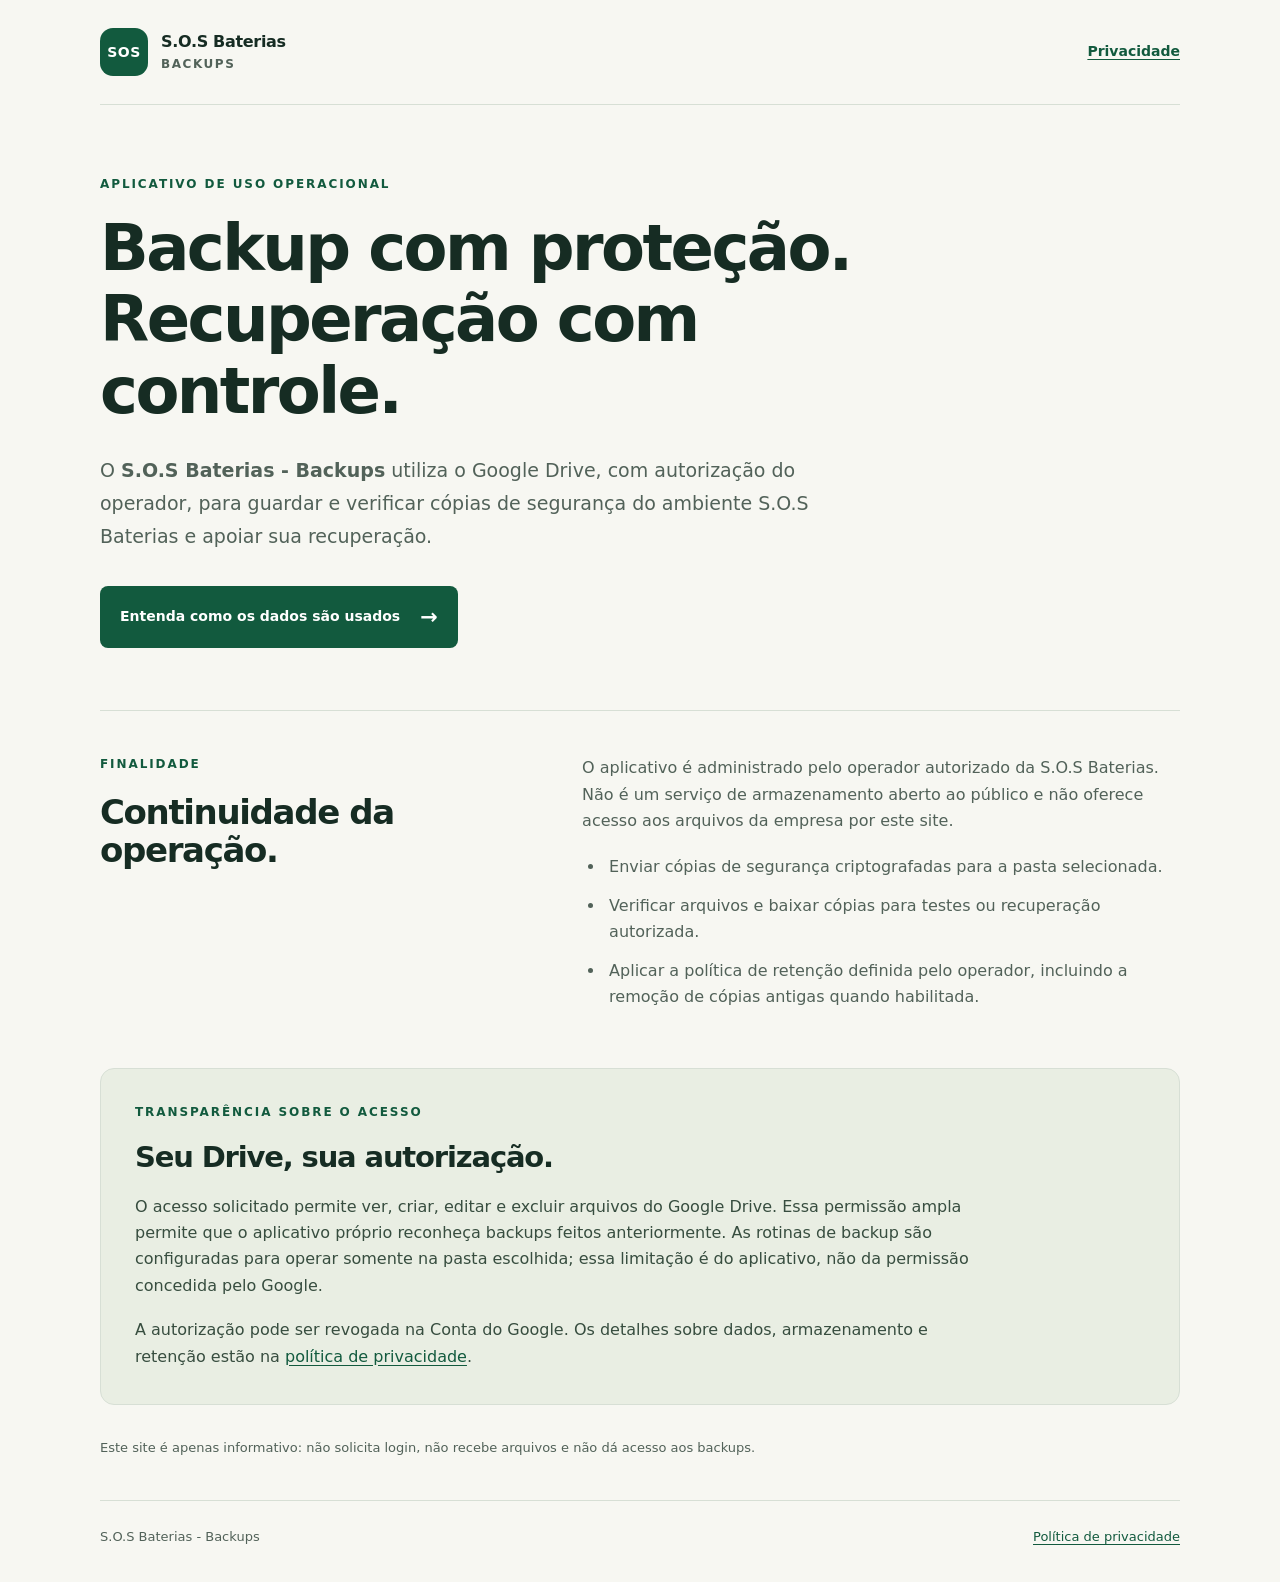
<file: index.html>
<!doctype html>
<html lang="pt-BR">
<head>
  <meta charset="utf-8">
  <meta name="viewport" content="width=device-width, initial-scale=1">
  <meta name="description" content="Apresentação do aplicativo operacional S.O.S Baterias - Backups e de seu uso autorizado do Google Drive.">
  <meta name="referrer" content="no-referrer">
  <title>S.O.S Baterias - Backups</title>
  <link rel="stylesheet" href="style.css">
</head>
<body>
  <a class="skip" href="#conteudo">Ir para o conteúdo</a>
  <header class="shell masthead">
    <a class="brand" href="index.html" aria-label="S.O.S Baterias - Backups, início"><span class="mark" aria-hidden="true">SOS</span><span>S.O.S Baterias<span class="brand-sub">Backups</span></span></a>
    <nav aria-label="Navegação principal"><a href="privacidade.html">Privacidade</a></nav>
  </header>
  <main id="conteudo" class="shell">
    <section class="hero" aria-labelledby="titulo">
      <p class="eyebrow">Aplicativo de uso operacional</p>
      <h1 id="titulo">Backup com proteção.<br>Recuperação com controle.</h1>
      <p class="lead">O <strong>S.O.S Baterias - Backups</strong> utiliza o Google Drive, com autorização do operador, para guardar e verificar cópias de segurança do ambiente S.O.S Baterias e apoiar sua recuperação.</p>
      <a class="button" href="privacidade.html">Entenda como os dados são usados <span aria-hidden="true">→</span></a>
    </section>
    <section class="split" aria-labelledby="finalidade">
      <div><p class="eyebrow">Finalidade</p><h2 id="finalidade">Continuidade da operação.</h2></div>
      <div class="body-copy"><p>O aplicativo é administrado pelo operador autorizado da S.O.S Baterias. Não é um serviço de armazenamento aberto ao público e não oferece acesso aos arquivos da empresa por este site.</p><ul><li>Enviar cópias de segurança criptografadas para a pasta selecionada.</li><li>Verificar arquivos e baixar cópias para testes ou recuperação autorizada.</li><li>Aplicar a política de retenção definida pelo operador, incluindo a remoção de cópias antigas quando habilitada.</li></ul></div>
    </section>
    <section class="notice" aria-labelledby="permissao">
      <p class="eyebrow">Transparência sobre o acesso</p>
      <h2 id="permissao">Seu Drive, sua autorização.</h2>
      <p>O acesso solicitado permite ver, criar, editar e excluir arquivos do Google Drive. Essa permissão ampla permite que o aplicativo próprio reconheça backups feitos anteriormente. As rotinas de backup são configuradas para operar somente na pasta escolhida; essa limitação é do aplicativo, não da permissão concedida pelo Google.</p>
      <p>A autorização pode ser revogada na Conta do Google. Os detalhes sobre dados, armazenamento e retenção estão na <a href="privacidade.html">política de privacidade</a>.</p>
    </section>
    <p class="site-note">Este site é apenas informativo: não solicita login, não recebe arquivos e não dá acesso aos backups.</p>
  </main>
  <footer class="shell footer"><span>S.O.S Baterias - Backups</span><a href="privacidade.html">Política de privacidade</a></footer>
</body>
</html>
</file>
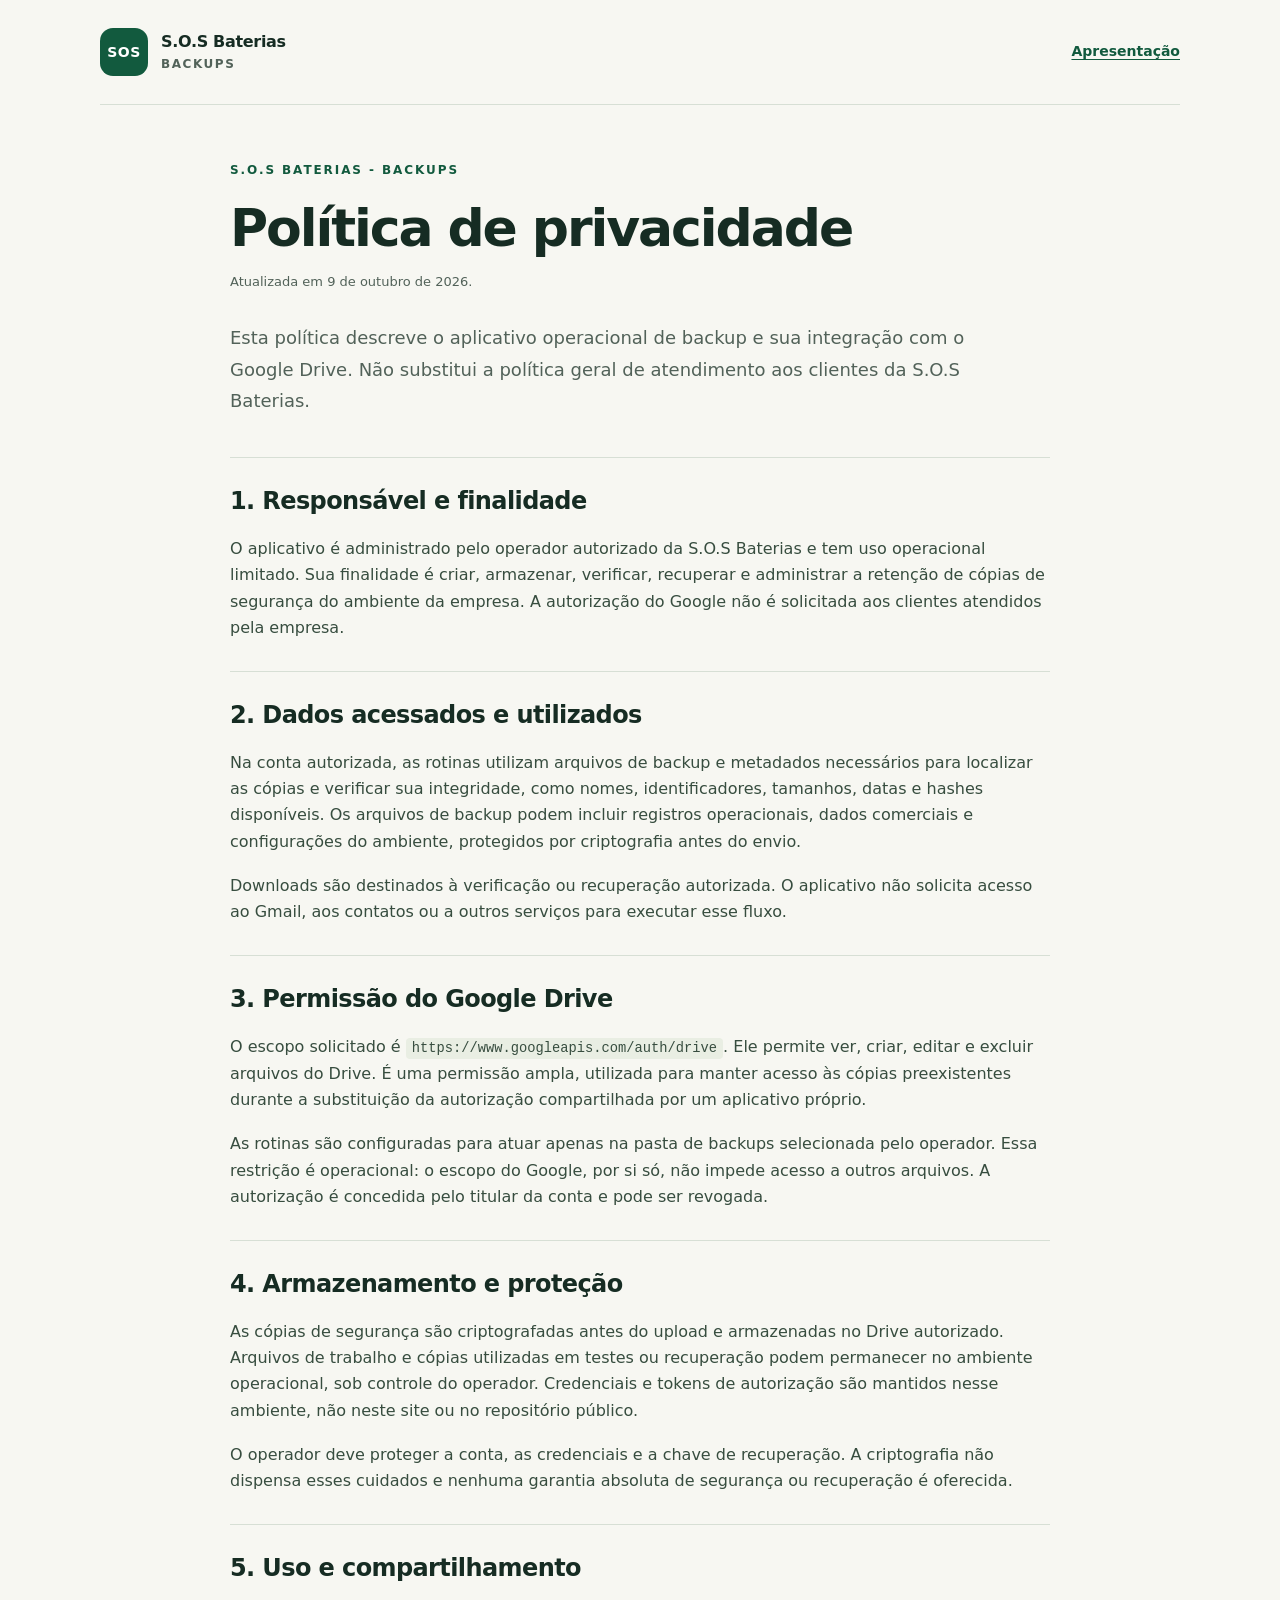
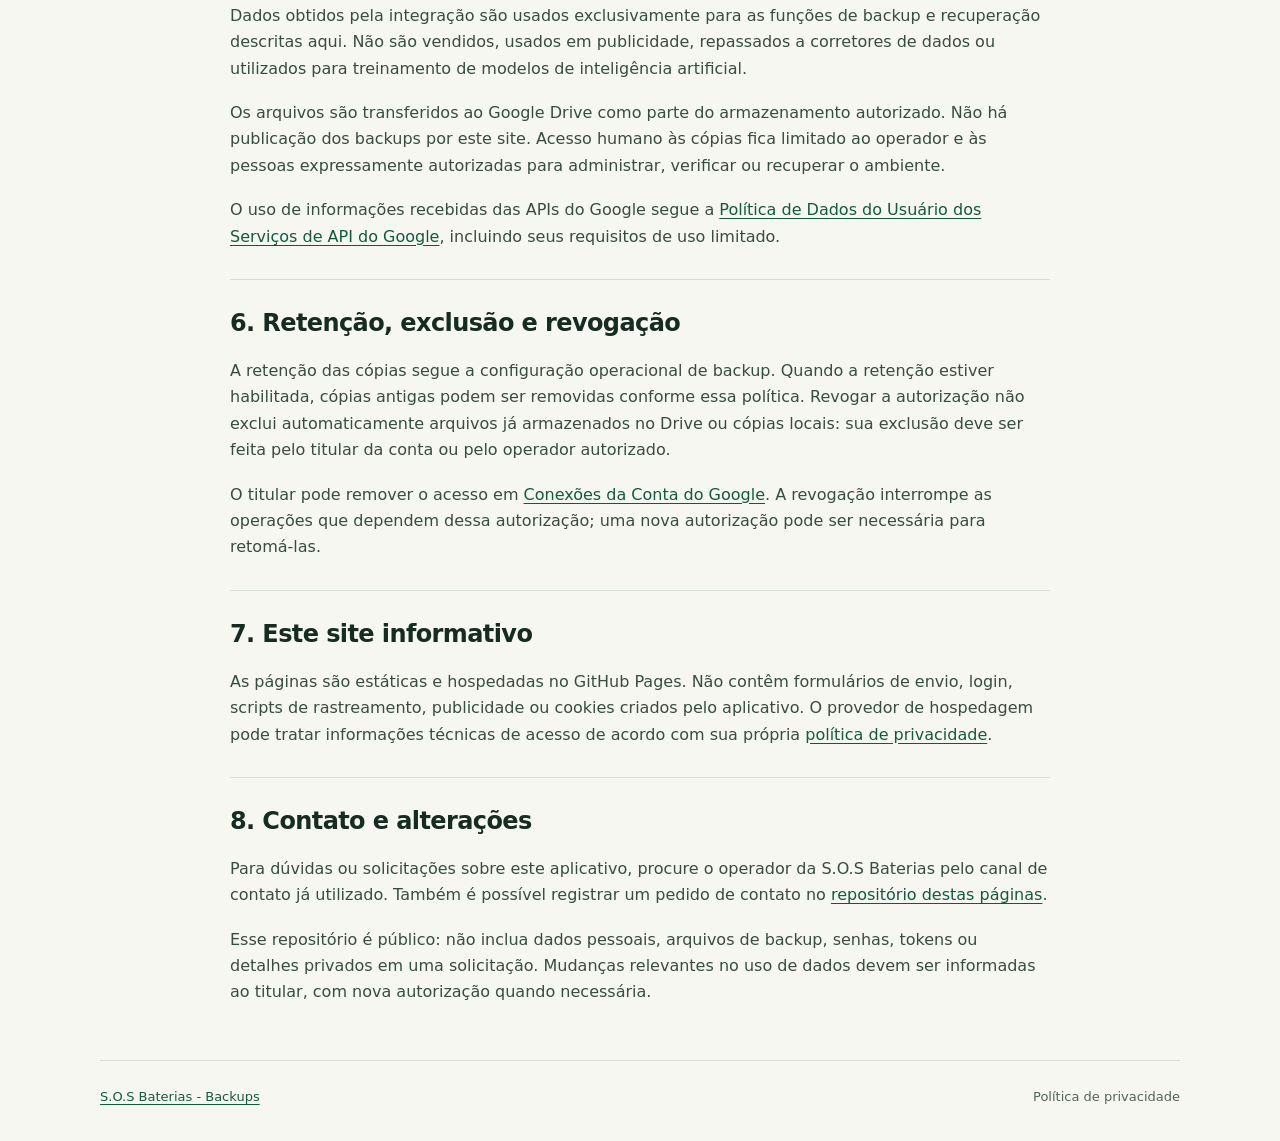
<file: privacidade.html>
<!doctype html>
<html lang="pt-BR">
<head>
  <meta charset="utf-8">
  <meta name="viewport" content="width=device-width, initial-scale=1">
  <meta name="description" content="Política de privacidade do aplicativo S.O.S Baterias - Backups: finalidade, permissões do Google Drive, proteção, retenção e revogação.">
  <meta name="referrer" content="no-referrer">
  <title>Política de privacidade | S.O.S Baterias - Backups</title>
  <link rel="stylesheet" href="style.css">
</head>
<body>
  <a class="skip" href="#conteudo">Ir para o conteúdo</a>
  <header class="shell masthead"><a class="brand" href="index.html" aria-label="S.O.S Baterias - Backups, início"><span class="mark" aria-hidden="true">SOS</span><span>S.O.S Baterias<span class="brand-sub">Backups</span></span></a><nav aria-label="Navegação principal"><a href="index.html">Apresentação</a></nav></header>
  <main id="conteudo" class="shell policy">
    <p class="eyebrow">S.O.S Baterias - Backups</p>
    <h1>Política de privacidade</h1>
    <p class="updated">Atualizada em 9 de outubro de 2026.</p>
    <p class="lead">Esta política descreve o aplicativo operacional de backup e sua integração com o Google Drive. Não substitui a política geral de atendimento aos clientes da S.O.S Baterias.</p>
    <section aria-labelledby="responsavel"><h2 id="responsavel">1. Responsável e finalidade</h2><p>O aplicativo é administrado pelo operador autorizado da S.O.S Baterias e tem uso operacional limitado. Sua finalidade é criar, armazenar, verificar, recuperar e administrar a retenção de cópias de segurança do ambiente da empresa. A autorização do Google não é solicitada aos clientes atendidos pela empresa.</p></section>
    <section aria-labelledby="dados"><h2 id="dados">2. Dados acessados e utilizados</h2><p>Na conta autorizada, as rotinas utilizam arquivos de backup e metadados necessários para localizar as cópias e verificar sua integridade, como nomes, identificadores, tamanhos, datas e hashes disponíveis. Os arquivos de backup podem incluir registros operacionais, dados comerciais e configurações do ambiente, protegidos por criptografia antes do envio.</p><p>Downloads são destinados à verificação ou recuperação autorizada. O aplicativo não solicita acesso ao Gmail, aos contatos ou a outros serviços para executar esse fluxo.</p></section>
    <section aria-labelledby="escopo"><h2 id="escopo">3. Permissão do Google Drive</h2><p>O escopo solicitado é <code>https://www.googleapis.com/auth/drive</code>. Ele permite ver, criar, editar e excluir arquivos do Drive. É uma permissão ampla, utilizada para manter acesso às cópias preexistentes durante a substituição da autorização compartilhada por um aplicativo próprio.</p><p>As rotinas são configuradas para atuar apenas na pasta de backups selecionada pelo operador. Essa restrição é operacional: o escopo do Google, por si só, não impede acesso a outros arquivos. A autorização é concedida pelo titular da conta e pode ser revogada.</p></section>
    <section aria-labelledby="armazenamento"><h2 id="armazenamento">4. Armazenamento e proteção</h2><p>As cópias de segurança são criptografadas antes do upload e armazenadas no Drive autorizado. Arquivos de trabalho e cópias utilizadas em testes ou recuperação podem permanecer no ambiente operacional, sob controle do operador. Credenciais e tokens de autorização são mantidos nesse ambiente, não neste site ou no repositório público.</p><p>O operador deve proteger a conta, as credenciais e a chave de recuperação. A criptografia não dispensa esses cuidados e nenhuma garantia absoluta de segurança ou recuperação é oferecida.</p></section>
    <section aria-labelledby="compartilhamento"><h2 id="compartilhamento">5. Uso e compartilhamento</h2><p>Dados obtidos pela integração são usados exclusivamente para as funções de backup e recuperação descritas aqui. Não são vendidos, usados em publicidade, repassados a corretores de dados ou utilizados para treinamento de modelos de inteligência artificial.</p><p>Os arquivos são transferidos ao Google Drive como parte do armazenamento autorizado. Não há publicação dos backups por este site. Acesso humano às cópias fica limitado ao operador e às pessoas expressamente autorizadas para administrar, verificar ou recuperar o ambiente.</p><p>O uso de informações recebidas das APIs do Google segue a <a href="https://developers.google.com/terms/api-services-user-data-policy" rel="noreferrer">Política de Dados do Usuário dos Serviços de API do Google</a>, incluindo seus requisitos de uso limitado.</p></section>
    <section aria-labelledby="retencao"><h2 id="retencao">6. Retenção, exclusão e revogação</h2><p>A retenção das cópias segue a configuração operacional de backup. Quando a retenção estiver habilitada, cópias antigas podem ser removidas conforme essa política. Revogar a autorização não exclui automaticamente arquivos já armazenados no Drive ou cópias locais: sua exclusão deve ser feita pelo titular da conta ou pelo operador autorizado.</p><p>O titular pode remover o acesso em <a href="https://myaccount.google.com/connections" rel="noreferrer">Conexões da Conta do Google</a>. A revogação interrompe as operações que dependem dessa autorização; uma nova autorização pode ser necessária para retomá-las.</p></section>
    <section aria-labelledby="site"><h2 id="site">7. Este site informativo</h2><p>As páginas são estáticas e hospedadas no GitHub Pages. Não contêm formulários de envio, login, scripts de rastreamento, publicidade ou cookies criados pelo aplicativo. O provedor de hospedagem pode tratar informações técnicas de acesso de acordo com sua própria <a href="https://docs.github.com/en/site-policy/privacy-policies/github-general-privacy-statement" rel="noreferrer">política de privacidade</a>.</p></section>
    <section aria-labelledby="contato"><h2 id="contato">8. Contato e alterações</h2><p>Para dúvidas ou solicitações sobre este aplicativo, procure o operador da S.O.S Baterias pelo canal de contato já utilizado. Também é possível registrar um pedido de contato no <a href="https://github.com/spiritstonesrafa-ux/sos-baterias-backups-pages/issues" rel="noreferrer">repositório destas páginas</a>.</p><p>Esse repositório é público: não inclua dados pessoais, arquivos de backup, senhas, tokens ou detalhes privados em uma solicitação. Mudanças relevantes no uso de dados devem ser informadas ao titular, com nova autorização quando necessária.</p></section>
  </main>
  <footer class="shell footer"><a href="index.html">S.O.S Baterias - Backups</a><span>Política de privacidade</span></footer>
</body>
</html>
</file>
<file: style.css>
:root{color-scheme:light;--paper:#f7f7f2;--ink:#162c23;--muted:#526259;--green:#125a3e;--line:#d7dfd5;--soft:#e9eee3}
*{box-sizing:border-box}
body{margin:0;background:var(--paper);color:var(--ink);font-family:system-ui,-apple-system,BlinkMacSystemFont,"Segoe UI",sans-serif;line-height:1.65}
a{color:var(--green);text-underline-offset:.2em}
a:hover{text-decoration-thickness:2px}
a:focus-visible{outline:3px solid #b56321;outline-offset:5px;border-radius:2px}
.shell{width:min(1080px,calc(100% - 48px));margin-inline:auto}
.skip{position:absolute;left:16px;top:-80px;padding:8px 16px;background:white;z-index:2}.skip:focus{top:12px}
.masthead{display:flex;justify-content:space-between;align-items:center;gap:24px;padding-block:28px;border-bottom:1px solid var(--line)}
.brand{display:flex;align-items:center;gap:13px;color:var(--ink);text-decoration:none;font-weight:750;line-height:1.2;letter-spacing:-.02em}
.mark{display:grid;place-items:center;background:var(--green);color:white;width:48px;height:48px;border-radius:13px;font-size:14px;font-weight:800;letter-spacing:.04em}
.brand-sub{display:block;color:var(--muted);font-size:12px;font-weight:550;letter-spacing:.13em;text-transform:uppercase;margin-top:6px}
nav{font-size:14px;font-weight:650}
.hero{padding-block:70px 62px;max-width:880px}
.eyebrow{margin:0 0 18px;color:var(--green);font-size:12px;font-weight:750;letter-spacing:.16em;text-transform:uppercase}
h1,h2{line-height:1.12;letter-spacing:-.04em;overflow-wrap:break-word}
h1{font-size:clamp(36px,5.3vw,64px);font-weight:720;margin:0 0 26px}
h2{font-size:clamp(25px,3vw,34px);margin:0 0 20px;font-weight:680}
p{margin:0 0 18px}.lead{font-size:19px;color:var(--muted);max-width:780px;line-height:1.75}
.button{display:inline-flex;align-items:center;gap:20px;background:var(--green);color:white;border-radius:8px;padding:14px 20px;margin-top:14px;font-size:14px;font-weight:650;text-decoration:none}
.button:hover{background:#0c432c}.button span{font-size:21px}
.split{display:grid;grid-template-columns:1fr 1.4fr;gap:55px;border-top:1px solid var(--line);padding-block:44px 38px}
.body-copy{font-size:16px;color:var(--muted)}ul{padding-left:23px;margin:20px 0}li{padding-left:4px;margin-bottom:12px}
.notice{background:var(--soft);border:1px solid var(--line);border-radius:14px;padding:34px;max-width:100%;margin-bottom:26px}
.notice h2{font-size:29px}.notice p:not(.eyebrow){max-width:850px;color:#374d3f}.notice p:last-child{margin-bottom:0}
.site-note{color:var(--muted);font-size:13px;padding-block:6px 24px}
.footer{display:flex;justify-content:space-between;gap:24px;border-top:1px solid var(--line);padding-block:25px 34px;color:var(--muted);font-size:13px}
.policy{max-width:820px;padding-block:56px 36px}.policy h1{font-size:clamp(35px,4.5vw,52px);margin-bottom:14px}.updated{font-size:13px;color:var(--muted);margin-bottom:30px}
.policy .lead{font-size:18px;margin-bottom:40px}.policy section{border-top:1px solid var(--line);padding-top:28px;margin-top:29px}.policy h2{font-size:24px;line-height:1.25;letter-spacing:-.025em}.policy section p{color:#374d3f}
code{font-family:ui-monospace,Consolas,monospace;font-size:.86em;background:var(--soft);padding:3px 6px;border-radius:4px;overflow-wrap:anywhere}
@media(max-width:650px){.shell{width:calc(100% - 36px)}.masthead{padding-block:20px;gap:16px}.brand{font-size:14px}.mark{width:42px;height:42px}.hero{padding-block:45px 42px}.lead{font-size:17px}.button{gap:12px;max-width:100%}.split{grid-template-columns:1fr;gap:5px;padding-block:32px}.notice{padding:24px}.notice h2{font-size:26px}.footer{flex-direction:column;gap:9px}.policy{padding-block:36px 24px}.policy h2{font-size:22px}}
@media(prefers-reduced-motion:reduce){html{scroll-behavior:auto}}
@media print{body{background:white}.skip,nav,.button{display:none}.shell{width:100%}.policy{max-width:none}a{color:inherit}.masthead,.footer{padding-block:16px}.notice{break-inside:avoid}}
</file>
